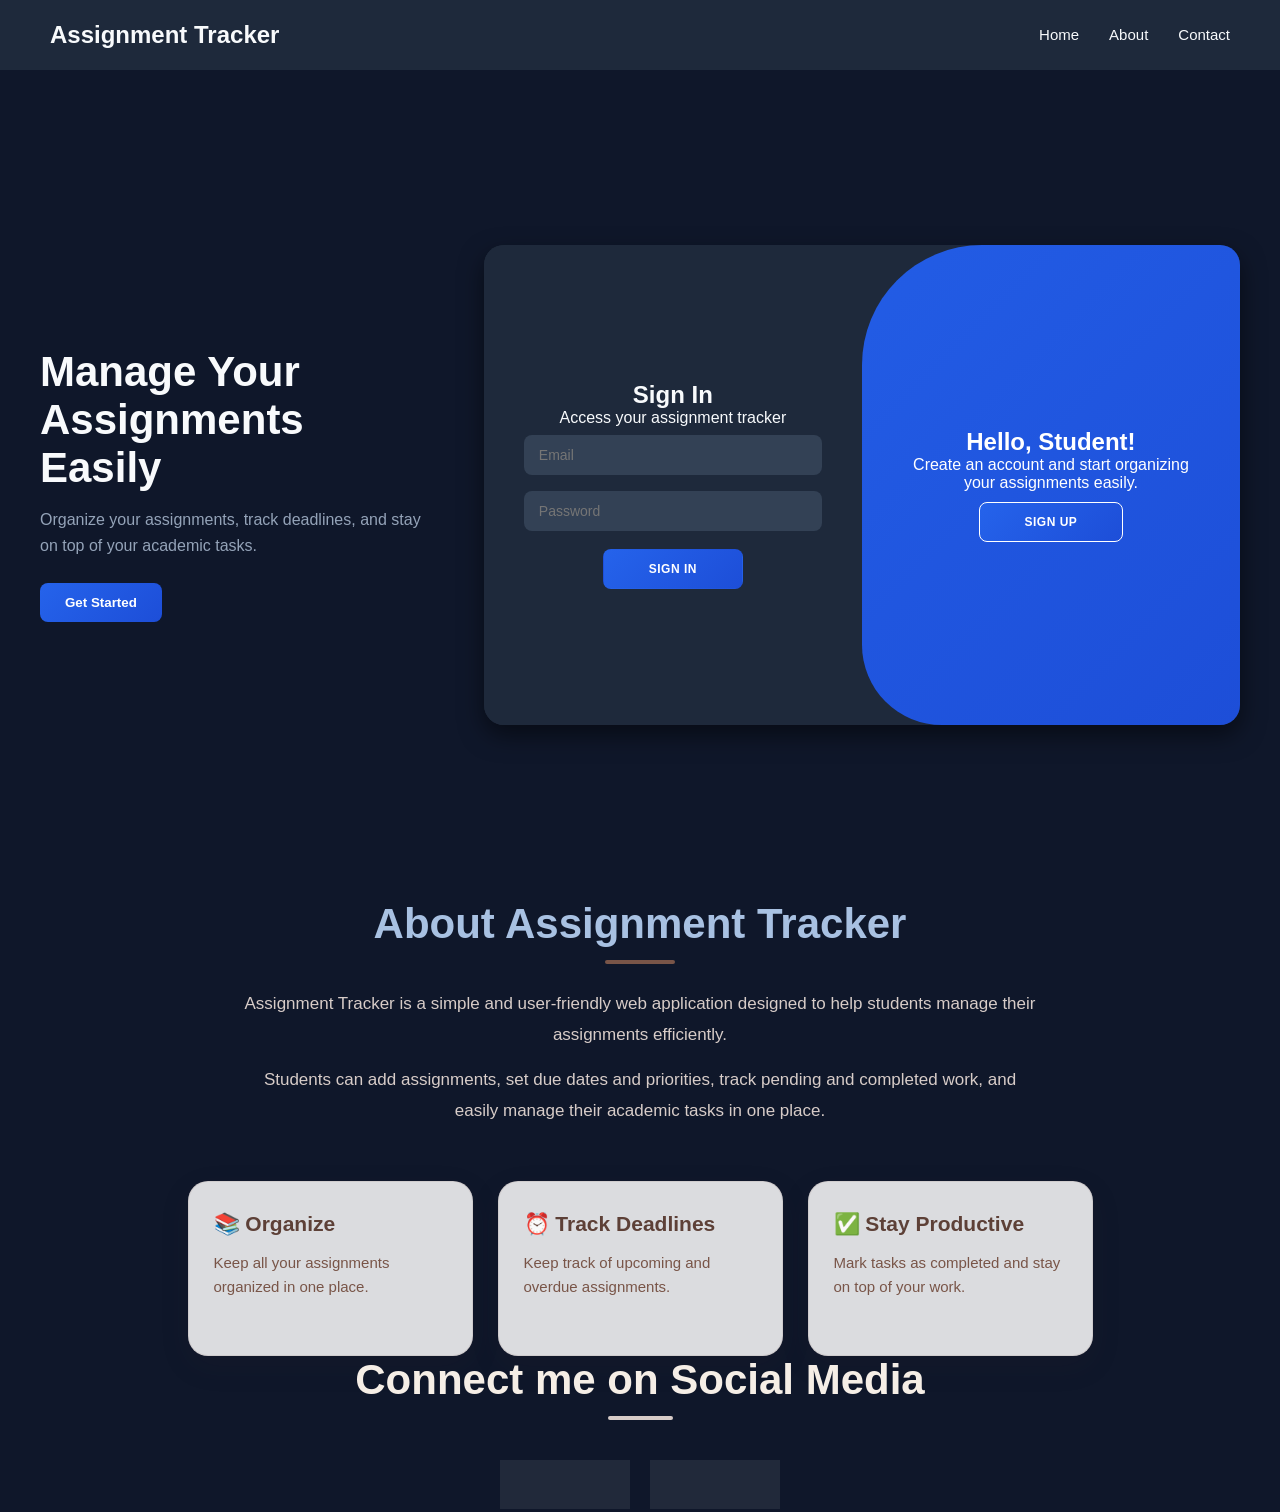
<file: index.html>
<!DOCTYPE html>
<html lang="en">

<head>
  <meta charset="UTF-8">
  <meta name="viewport" content="width=device-width, initial-scale=1.0">
  <title>Student Assignment Tracker</title>
  <link rel="stylesheet" href="style.css">
</head>

<body>
  <nav class="navbar">
    <div class="logo">Assignment Tracker</div>
    <ul class="nav-links">
      <li><a href="#home">Home</a></li>
      <li><a href="#about">About</a></li>
      <li><a href="#contact">Contact</a></li>
    </ul>
  </nav>
  <section class="hero">
    <div class="hero-content">
      <h1>Manage Your Assignments Easily</h1>
      <p>
        Organize your assignments, track deadlines,
        and stay on top of your academic tasks.
      </p>
      <button id="getStarted" type="button">
        Get Started
      </button>
    </div>
    <div class="container" id="container">
      <div class="form-container sign-up">
        <form id="signupForm">
          <h1>Create Account</h1>
          <span>
            Start managing your assignments
          </span>
          <input type="text" id="signupName" name="fullname" placeholder="Full Name" required>
          <input type="email" id="signupEmail" name="email" placeholder="Email" required>
          <input type="password" id="signupPassword" name="password" placeholder="Password" required>
          <input type="password" id="signupConfirmPassword" name="confirmPassword" placeholder="Confirm Password"
            required>
          <button type="submit">
            Create Account
          </button>
        </form>
      </div>
      <div class="form-container sign-in">
        <form id="loginForm">
          <h1>Sign In</h1>
          <span>Access your assignment tracker</span>
          <input type="email" id="loginEmail" name="email" placeholder="Email" required>
          <input type="password" id="loginPassword" name="password" placeholder="Password" required>
          <button type="submit">
            Sign In
          </button>
        </form>
      </div>
      <div class="toggle-container">
        <div class="toggle">
          <div class="toggle-panel toggle-left">
            <h1>Welcome Back!</h1>
            <p>
              Already have an account?
              Sign in to continue managing
              your assignments.
            </p>
            <button class="hidden" id="login" type="button">
              Sign In
            </button>
          </div>
          <div class="toggle-panel toggle-right">

            <h1>Hello, Student!</h1>
            <p>Create an account and start
              organizing your assignments easily.</p>
            <button class="hidden" id="register" type="button">
              Sign Up
            </button>
          </div>
        </div>
      </div>
    </div>
  </section>
  <section id="about">
    <div class="about-content">
      <h2 class="heading-content">About Assignment Tracker</h2>
      <p class="para1-content">
        Assignment Tracker is a simple and user-friendly web application designed to help students manage their
        assignments efficiently.
      </p>
      <p class="para2-content">Students can add assignments, set due dates and priorities, track pending and completed
        work, and easily manage their academic tasks in one place.</p>
      <div class="about-features">
        <div class="feature-box">
          <h3>📚 Organize</h3>
          <p>Keep all your assignments organized in one place.</p>
        </div>
        <div class="feature-box">
          <h3>⏰ Track Deadlines</h3>
          <p>Keep track of upcoming and overdue assignments.
          </p>
        </div>
        <div class="feature-box">
          <h3>✅ Stay Productive</h3>
          <p>Mark tasks as completed and stay on top of your work.
          </p>
        </div>
      </div>
    </div>
  </section>
  <section id="contact">
    <h2 class="contact-heading">Connect me on Social Media</h2>
    <ul class="contact-list">
      <li><a href="https://github.com/anassk-cell">GitHub</a></li>
      <li><a href="https://www.linkedin.com/in/muhammad-anas-shaikh-0b1575391" target="_blank">Linkedin</a></li>
    </ul>
  </section>
  <script src="script.js"></script>
</body>
</html>
</file>
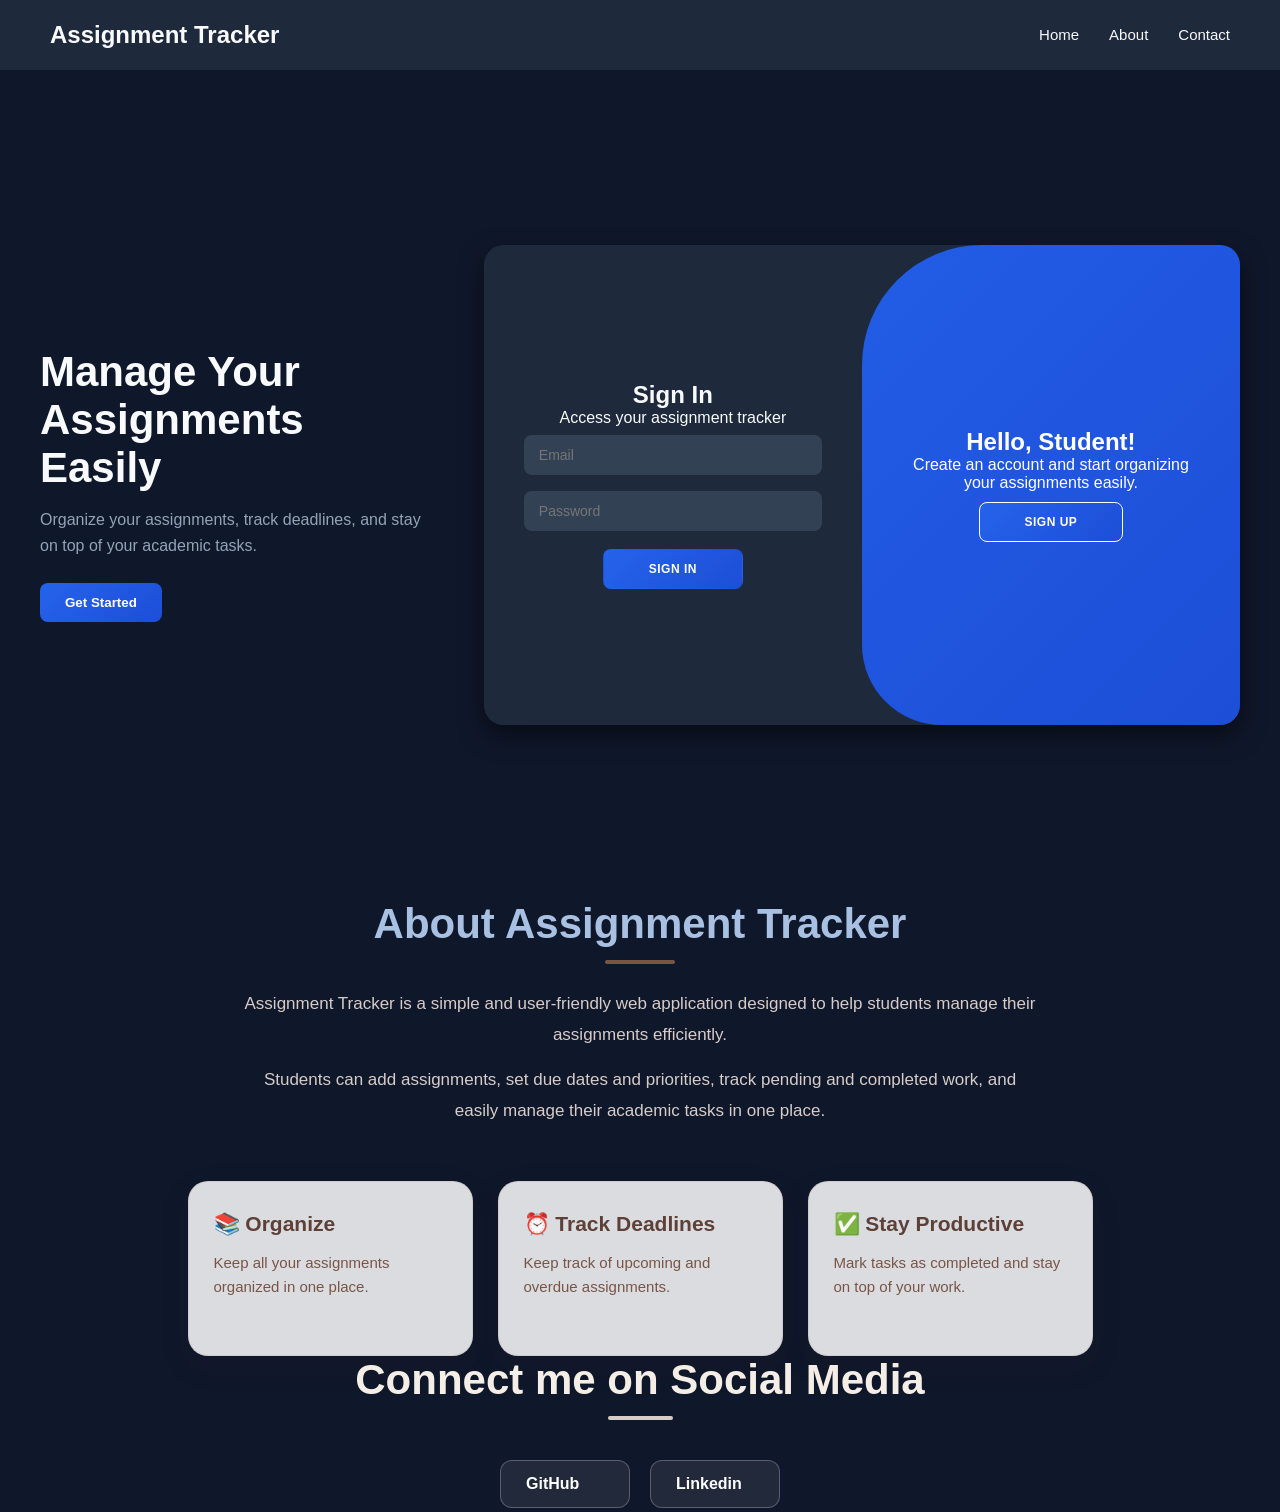
<file: dashboard.html>
<!DOCTYPE html>
<html lang="en">

<head>
    <meta charset="UTF-8">
    <meta name="viewport" content="width=device-width, initial-scale=1.0">
    <title>Dashboard - Assignment Tracker</title>
    <link rel="stylesheet" href="dashboard.css">
</head>

<body>
    <nav class="navbar">
        <div class="logo">
            Assignment Tracker
        </div>
        <ul class="nav-links">
            <li><a href="#dashboard">Dashboard</a></li>
            <li><a href="#assignments">Assignments</a></li>
            <li><a href="index.html#about">About</a></li>
        </ul>
        <button id="logoutBtn">
            Logout
        </button>
    </nav>
    <main class="dashboard" id="dashboard">
        <section class="welcome">
            <h1 id="welcomeUser">Welcome, Student! 👋</h1>
            <p>Manage your assignments and stay organized.</p>
        </section>
        <section class="summary">
            <div class="summary-card">
                <h3>Total Assignments</h3>
                <p id="totalAssignments">0</p>
            </div>
            <div class="summary-card">
                <h3>Completed</h3>
                <p id="completedAssignments">0</p>
            </div>
            <div class="summary-card">
                <h3>Pending</h3>
                <p id="pendingAssignments">0</p>
            </div>
            <div class="summary-card">
                <h3>Overdue</h3>
                <p id="overdueAssignments">0</p>
            </div>
        </section>
        <section class="add-assignment">
            <h2>Add New Assignment</h2>
            <form id="assignmentForm">
                <input type="text" id="assignmentTitle" placeholder="Assignment Title" required>
                <input type="text" id="subject" placeholder="Subject" required>
                <input type="date" id="dueDate" required>
                <select id="priority" required>
                    <option value="">Select Priority</option>
                    <option value="Low">Low</option>
                    <option value="Medium">Medium</option>
                    <option value="High">High</option>
                </select>
                <button type="submit">Add Assignment</button>
            </form>
        </section>
        <section class="assignments" id="assignments">
            <h2>My Assignments</h2>
            <div class="assignment-filters">
                <button onclick="filterAssignments('all')">All</button>
                <button onclick="filterAssignments('pending')">Pending</button>
                <button onclick="filterAssignments('completed')">Completed</button>
                <button onclick="filterAssignments('overdue')">Overdue</button>
            </div>
            <div id="assignmentList">
            </div>
        </section>
    </main>
    <script src="dashboard.js"></script>
</body>

</html>
</file>
<file: style.css>
:root {
  --primary-bg: #0f172a;      
  --card-bg: #1e293b;  
  --accent-gradient: linear-gradient(135deg, #2563eb, #1d4ed8);
  --text-primary: #f8fafc;
  --text-secondary: #94a3b8;
  --input-bg: #334155;
  --radius: 20px;
  --transition-speed: 0.6s;
}

* {
  margin: 0;
  padding: 0;
  box-sizing: border-box;
  font-family: 'Segoe UI', Tahoma, Geneva, Verdana, sans-serif;
}

body {
  background-color: var(--primary-bg);
  color: var(--text-primary);
  min-height: 100vh;
}

/* Navbar */
.navbar {
  width: 100%;
  height: 70px;
  padding: 0 50px;

  display: flex;
  align-items: center;
  justify-content: space-between;

  background-color: var(--card-bg);
}

.logo {
  font-size: 24px;
  font-weight: 700;
}

.nav-links {
  display: flex;
  gap: 30px;
  list-style: none;
}

.nav-links a {
  color: var(--text-primary);
  text-decoration: none;
  font-size: 15px;
}

.nav-links a:hover {
  color: #60a5fa;
}

.hero {
  min-height: calc(100vh - 70px);

  display: flex;
  align-items: center;
  justify-content: center;
  gap: 50px;

  padding: 40px;
}

.hero-content {
  width: 400px;
}

.hero-content h1 {
  font-size: 42px;
  margin-bottom: 15px;
}

.hero-content p {
  color: var(--text-secondary);
  line-height: 1.6;
  margin-bottom: 25px;
}

.hero-content button {
  background: var(--accent-gradient);
  color: white;
  border: none;
  padding: 12px 25px;
  border-radius: 8px;
  cursor: pointer;
  font-weight: 600;
}

.container {
  background-color: var(--card-bg);
  border-radius: var(--radius);
  box-shadow: 0 10px 25px rgba(0, 0, 0, 0.5);
  position: relative;
  overflow: hidden;
  width: 768px;
  max-width: 100%;
  min-height: 480px;
  color: var(--text-primary);
}

.form-container {
  position: absolute;
  top: 0;
  height: 100%;
  transition: all var(--transition-speed) ease-in-out;
}

.form-container form {
  background-color: var(--card-bg);
  display: flex;
  align-items: center;
  justify-content: center;
  flex-direction: column;
  padding: 0 40px;
  height: 100%;
  text-align: center;
}

.form-container input {
  background-color: var(--input-bg);
  border: none;
  margin: 8px 0;
  padding: 12px 15px;
  font-size: 14px;
  border-radius: 8px;
  width: 100%;
  outline: none;
  color: var(--text-primary);
}

.form-container button, .toggle-panel button {
  background: var(--accent-gradient);
  color: #fff;
  font-size: 12px;
  padding: 12px 45px;
  border: 1px solid transparent;
  border-radius: 8px;
  font-weight: 600;
  letter-spacing: 0.5px;
  text-transform: uppercase;
  margin-top: 10px;
  cursor: pointer;
  transition: transform 0.2s ease;
}

.form-container button:hover, .toggle-panel button:hover {
  transform: scale(1.03);
}

button.hidden {
  background-color: transparent;
  border-color: #fff;
}

.sign-in {
  left: 0;
  width: 50%;
  z-index: 2;
}

.sign-up {
  left: 0;
  width: 50%;
  opacity: 0;
  z-index: 1;
}

.container.active .sign-in {
  transform: translateX(100%);
}

.container.active .sign-up {
  transform: translateX(100%);
  opacity: 1;
  z-index: 5;
  animation: move var(--transition-speed);
}

@keyframes move {
  0%, 49.99% { opacity: 0; z-index: 1; }
  50%, 100% { opacity: 1; z-index: 5; }
}
.toggle-container {
  position: absolute;
  top: 0;
  left: 50%;
  width: 50%;
  height: 100%;
  overflow: hidden;
  transition: all var(--transition-speed) ease-in-out;
  border-radius: 120px 0 0 80px;
  z-index: 1000;
}
.container.active .toggle-container {
  transform: translateX(-100%);
  border-radius: 0 120px 80px 0;
}
.toggle {
  background: var(--accent-gradient);
  height: 100%;
  color: #fff;
  position: relative;
  left: -100%;
  width: 200%;
  transform: translateX(0);
  transition: all var(--transition-speed) ease-in-out;
}
.container.active .toggle {
  transform: translateX(50%);
}
.toggle-panel {
  position: absolute;
  width: 50%;
  height: 100%;
  display: flex;
  align-items: center;
  justify-content: center;
  flex-direction: column;
  padding: 0 40px;
  text-align: center;
  top: 0;
  transition: all var(--transition-speed) ease-in-out;
}
.toggle-left { transform: translateX(-200%); }
.container.active .toggle-left { transform: translateX(0); }
.toggle-right { right: 0; transform: translateX(0); }
.container.active .toggle-right { transform: translateX(200%); }

.about {
    position: relative;
    padding: 110px 8%;
    background: linear-gradient( 135deg, #fffaf5, #f5eee6);
    text-align: center;
    overflow: hidden;
}
.about::before {
    content: "";
    position: absolute;
    width: 280px;
    height: 280px;
    border-radius: 50%;
    background: rgba(121, 85, 72, 0.08);
    top: -100px;
    left: -100px;
    animation: floatingCircle 6s ease-in-out infinite;
}
.about::after {
    content: "";
    position: absolute;
    width: 220px;
    height: 220px;
    border-radius: 50%;
    background: rgba(93, 64, 55, 0.06);
    bottom: -100px;
    right: -70px;
    animation: floatingCircle 7s ease-in-out infinite reverse;
}
.about-content {
    position: relative;
    z-index: 2;
    max-width: 1050px;
    margin: auto;
}
.heading-content {
    position: relative;
    display: inline-block;
    font-size: 42px;
    color: #a8c1e2;
    margin-bottom: 25px;
    animation: aboutHeading 1s ease forwards;
    text-align: center;
width: 100%;
}
.heading-content::after {
    content: "";
    display: block;
    width: 70px;
    height: 4px;
    margin: 12px auto 0;

    border-radius: 10px;
    background: #795548;
    animation: lineGrow 1s ease forwards;
}
.para1-content, .para2-content {
    max-width: 800px;
    margin: 0 auto 15px;
    color: #d7ccc8;
    font-size: 17px;
    line-height: 1.8;
    text-align: center;
    animation: paragraphFade 1.2s ease forwards;
}
.about-features {
    display: flex;
    justify-content: center;
    gap: 25px;
    margin-top: 55px;
    flex-wrap: wrap;
}
.feature-box {
    position: relative;
    width: 285px;
    min-height: 175px;
    padding: 30px 25px;
    background: rgba(255, 255, 255, 0.85);
    border: 1px solid rgba(121, 85, 72, 0.12);
    border-radius: 20px;
    box-shadow: 0 10px 30px rgba(62, 39, 35, 0.10);
    overflow: hidden;
    transition: transform 0.4s ease, box-shadow 0.4s ease, border-color 0.4s ease;
    animation: featureCard 0.8s ease forwards;
    opacity: 0;
}
.feature-box:nth-child(1) {
    animation-delay: 0.2s;
}
.feature-box:nth-child(2) {
    animation-delay: 0.4s;
}
.feature-box:nth-child(3) {
    animation-delay: 0.6s;
}
.feature-box::before {
    content: "";
    position: absolute;
    top: 0;
    left: -100%;
    width: 60%;
    height: 100%;
    background: linear-gradient(90deg,transparent, rgba(255,255,255,0.6), transparent);
    transform: skewX(-20deg);
    transition: left 0.6s ease;
}
.feature-box:hover::before {
    left: 130%;
}
.feature-box:hover {
    transform: translateY(-12px) scale(1.02);
    border-color: rgba(121, 85, 72, 0.25);
    box-shadow:  0 20px 45px rgba(62, 39, 35, 0.18);
}
.feature-box h3 {
    color: #5d4037;
    font-size: 21px;
    margin-bottom: 15px;
    transition: transform 0.3s ease;
}
.feature-box:hover h3 {
    transform: scale(1.05);
}
.feature-box p {
    color: #795548;
    line-height: 1.6;
    font-size: 15px;
}
.contact {
    position: relative;
    padding: 100px 8%;
    text-align: center;
    background: #3e2723;
    overflow: hidden;
}
.contact::before {
    content: "";
    position: absolute;
    width: 300px;
    height: 300px;
    border-radius: 50%;
    background: rgba(255, 255, 255, 0.05);
    top: -150px;
    left: -100px;
    animation: contactFloat 7s ease-in-out infinite;
}
.contact::after {
    content: "";
    position: absolute;
    width: 250px;
    height: 250px;
    border-radius: 50%;
    background: rgba(255, 255, 255, 0.04);
    bottom: -130px;
    right: -80px;
    animation: contactFloat 8s ease-in-out infinite reverse;
}
.contact-heading {
    position: relative;
    z-index: 2;
    font-size: 42px;
    color: #f5eee6;
    text-align: center;
    margin-bottom: 40px;
    animation: contactHeading 1s ease forwards;
}
.contact-heading::after {
    content: "";
    display: block;
    width: 65px;
    height: 4px;
    margin: 12px auto 0;
    border-radius: 10px;
    background: #d7ccc8;
}
.contact-list {
    position: relative;
    z-index: 2;
    display: flex;
    justify-content: center;
    align-items: center;
    gap: 20px;
    list-style: none;
    padding: 0;
    margin: 0;
    flex-wrap: wrap;
}
.contact-list li {
    animation: socialAppear 0.8s ease forwards;
    opacity: 0;
}
.contact-list li:nth-child(1) {
    animation-delay: 0.2s;
}
.contact-list li:nth-child(2) {
    animation-delay: 0.4s;
}
.contact-list li:nth-child(3) {
    animation-delay: 0.6s;
}
.contact-list a {
    position: relative;
    display: inline-block;
    min-width: 130px;
    padding: 14px 25px;
    border: 1px solid rgba(255,255,255,0.25);
    border-radius: 12px;
    color: #fff;
    background: rgba(255,255,255,0.08);
    text-decoration: none;
    font-size: 16px;
    font-weight: 600;
    backdrop-filter: blur(5px);
    overflow: hidden;
    transition: transform 0.35s ease, background 0.35s ease, box-shadow 0.35s ease;
}
.contact-list a::before {
    content: "";
    position: absolute;
    top: 0;
    left: -120%;
    width: 80%;
    height: 100%;
    background: linear-gradient( 90deg, transparent, rgba(255,255,255,0.2), transparent);
    transform: skewX(-20deg);
    transition: left 0.6s ease;
}
.contact-list a:hover::before {
    left: 130%;
}
.contact-list a:hover {
    transform: translateY(-7px);
    background: rgba(255,255,255,0.16);
    box-shadow: 0 12px 30px rgba(0,0,0,0.25);
}
@keyframes aboutHeading {
    from {
        opacity: 0;
        transform: translateY(30px);
    }
    to {
        opacity: 1;
        transform: translateY(0);
    }
}
@keyframes lineGrow {
    from {
        width: 0;
    }
    to {
        width: 70px;
    }
}
@keyframes paragraphFade {
    from {
        opacity: 0;
        transform: translateY(20px);
    }
    to {
        opacity: 1;
        transform: translateY(0);
    }
}
@keyframes featureCard {
    from {
        opacity: 0;
        transform: translateY(40px);
    }
    to {
        opacity: 1;
        transform: translateY(0);
    }
}
@keyframes floatingCircle {
    0%,100% {
        transform: translateY(0);
    }
    50% {
        transform: translateY(25px);
    }
}
@keyframes contactFloat {
    0%, 100% {
        transform: translate(0, 0);
    }
    50% {
        transform: translate(20px, -20px);
    }
}
@keyframes contactHeading {
    from {
        opacity: 0;
        transform: translateY(25px);
    }
    to {
        opacity: 1;
        transform: translateY(0);
    }
}
@keyframes socialAppear {
    from {
        opacity: 0;
        transform: translateY(25px);
    }
    to {
        opacity: 1;
        transform: translateY(0);
    }
}
@media (max-width: 768px) {
    .about {
        padding: 75px 5%;
    }
    .heading-content {
        font-size: 32px;
    }
    .para1-content, .para2-content {
        font-size: 15px;
    }
    .about-features {
        flex-direction: column;
        align-items: center;
    }
    .feature-box {
        width: 90%;
        max-width: 350px;
    }
    .contact {
        padding: 75px 5%;
    }
    .contact-heading {
        font-size: 30px;
    }
    .contact-list {
        flex-direction: column;
    }
    .contact-list a {
        min-width: 180px;
    }
}
.about, .contact {
    scroll-margin-top: 80px;
}
</file>
<file: dashboard.css>
* {
    margin: 0;
    padding: 0;
    box-sizing: border-box;
    font-family: "Segoe UI", Tahoma, Geneva, Verdana, sans-serif;
}
body {
    background: linear-gradient(135deg, #eef2ff, #f8fafc);
    color: #0f172a;
    min-height: 100vh;
}
.navbar {
    height: 70px;
    padding: 0 50px;
    display: flex;
    align-items: center;
    justify-content: space-between;
    background: linear-gradient(135deg, #0f172a, #1e293b);
    color: white;
    box-shadow: 0 4px 20px rgba(15, 23, 42, 0.25);
    animation: navbarDrop 0.7s ease;
}
.logo {
    font-size: 22px;
    font-weight: 700;
    letter-spacing: 0.3px;
}
.nav-links {
    display: flex;
    gap: 30px;
    list-style: none;
}
.nav-links a {
    color: #cbd5e1;
    text-decoration: none;
    transition: color 0.25s ease, transform 0.25s ease;
}
.nav-links a:hover {
    color: white;
}
#logoutBtn {
    padding: 9px 18px;
    border: none;
    border-radius: 8px;
    background: #2563eb;
    color: white;
    cursor: pointer;
    transition: transform 0.25s ease, background 0.25s ease, box-shadow 0.25s ease;
}
#logoutBtn:hover {
    background: #1d4ed8;
    transform: translateY(-2px);
    box-shadow: 0 7px 18px rgba(37, 99, 235, 0.35);
}
#logoutBtn:active {
    transform: scale(0.96);
}
.dashboard {
    max-width: 1200px;
    margin: auto;
    padding: 45px 25px;
}
.welcome {
    margin-bottom: 32px;
    animation: fadeUp 0.7s ease;
}
.welcome h1 {
    font-size: 34px;
    margin-bottom: 8px;
}
.welcome p {
    color: #64748b;
    font-size: 16px;
}
.summary {
    display: grid;
    grid-template-columns: repeat(4, 1fr);
    gap: 20px;
    margin-bottom: 35px;
}
.summary-card {
    background: rgba(255, 255, 255, 0.92);
    padding: 25px;
    border-radius: 16px;
    border: 1px solid #e2e8f0;
    box-shadow: 0 8px 25px rgba(15, 23, 42, 0.08);
    transition: transform 0.3s ease, box-shadow 0.3s ease;
    animation: cardAppear 0.6s ease backwards;
}
.summary-card:nth-child(1) {
    animation-delay: 0.15s;
}
.summary-card:nth-child(2) {
    animation-delay: 0.25s;
}
.summary-card:nth-child(3) {
    animation-delay: 0.35s;
}
.summary-card:nth-child(4) {
    animation-delay: 0.45s;
}
.summary-card:hover {
    transform: translateY(-7px);
    box-shadow: 0 15px 35px rgba(15, 23, 42, 0.13);
}
.summary-card h3 {
    font-size: 14px;
    color: #64748b;
    margin-bottom: 10px;
}
.summary-card p {
    font-size: 32px;
    font-weight: 700;
    color: #2563eb;
}
.add-assignment {
    background: rgba(255, 255, 255, 0.94);
    padding: 28px;
    border-radius: 16px;
    margin-bottom: 35px;
    border: 1px solid #e2e8f0;
    box-shadow: 0 8px 25px rgba(15, 23, 42, 0.08);
    animation: fadeUp 1s ease;
}
.add-assignment h2, .assignments h2 {
    margin-bottom: 20px;
}
#assignmentForm {
    display: grid;
    grid-template-columns: 1.5fr 1fr 1fr 1fr auto;
    gap: 12px;
}
#assignmentForm input, #assignmentForm select {
    padding: 12px 14px;
    border: 1px solid #cbd5e1;
    border-radius: 8px;
    outline: none;
    background: #f8fafc;
    transition: border-color 0.25s ease, box-shadow 0.25s ease, background 0.25s ease;
}
#assignmentForm input:focus, #assignmentForm select:focus {
    border-color: #2563eb;
    background: white;
    box-shadow: 0 0 0 3px rgba(37, 99, 235, 0.12);
}
#assignmentForm button {
    padding: 12px 18px;
    border: none;
    border-radius: 8px;
    background: linear-gradient( 135deg, #2563eb, #1d4ed8 );
    color: white;
    font-weight: 600;
    cursor: pointer;
    transition: transform 0.25s ease, box-shadow 0.25s ease;
}
#assignmentForm button:hover {
    transform: translateY(-2px);
    box-shadow: 0 8px 20px rgba(37, 99, 235, 0.3);
}
#assignmentForm button:active {
    transform: scale(0.97);
}
.assignments {
    animation: fadeUp 1.2s ease;
}
#assignmentList {
    display: grid;
    grid-template-columns: repeat(3, 1fr);
    gap: 20px;
}
.assignment-card {
    background: white;
    padding: 22px;
    border-radius: 15px;
    border-left: 5px solid #2563eb;
    box-shadow:
        0 7px 22px rgba(15, 23, 42, 0.08);
    transition: transform 0.3s ease, box-shadow 0.3s ease;
    animation: assignmentAppear 0.5s ease;
}
.assignment-card:hover {
    transform: translateY(-6px);
    box-shadow: 0 15px 30px rgba(15, 23, 42, 0.12);
}
.assignment-card h3 {
    margin-bottom: 15px;
    font-size: 19px;
}
.assignment-card p {
    margin-bottom: 9px;
    color: #475569;
}
.complete-btn, .delete-btn {
    padding: 9px 13px;
    border: none;
    border-radius: 7px;
    cursor: pointer;
    margin-top: 10px;
    margin-right: 6px;
    transition: transform 0.2s ease, box-shadow 0.2s ease;
}
.complete-btn:hover, .delete-btn:hover {
    transform: translateY(-2px);
}
.complete-btn:active, .delete-btn:active {
    transform: scale(0.95);
}
.complete-btn {
    background: #16a34a;
    color: white;
}
.complete-btn:hover {
    box-shadow: 0 6px 15px rgba(22, 163, 74, 0.3);
}
.delete-btn {
    background: #dc2626;
    color: white;
}
.delete-btn:hover {
    box-shadow: 0 6px 15px rgba(220, 38, 38, 0.3);
}
.assignment-card.completed {
    opacity: 0.7;
    border-left-color: #16a34a;
    transition: opacity 0.4s ease, border-left-color 0.4s ease, transform 0.3s ease;
}
.assignment-card.completed h3 {
    text-decoration: line-through;
}
.empty-message {
    color: #64748b;
    padding: 25px;
    background: white;
    border-radius: 12px;
    text-align: center;
    animation: fadeUp 0.5s ease;
}
@keyframes navbarDrop {
    from {
        opacity: 0;
        transform: translateY(-25px);
    }
    to {
        opacity: 1;
        transform: translateY(0);
    }
}
@keyframes fadeUp {
    from {
        opacity: 0;
        transform: translateY(25px);
    }
    to {
        opacity: 1;
        transform: translateY(0);
    }
}
@keyframes cardAppear {
    from {
        opacity: 0;
        transform: translateY(30px) scale(0.96);
    }
    to {
        opacity: 1;
        transform: translateY(0) scale(1);
    }
}
@keyframes assignmentAppear {
    from {
        opacity: 0;
        transform: translateY(20px);
    }
    to {
        opacity: 1;
        transform: translateY(0);
    }
}
@media (max-width: 900px) {
    .summary {
        grid-template-columns: repeat(2, 1fr);
    }
    #assignmentForm {
        grid-template-columns: 1fr 1fr;
    }
    #assignmentList {
        grid-template-columns: repeat(2, 1fr);
    }
}
@media (max-width: 600px) {
    .navbar {
        padding: 0 20px;
    }
    .logo {
        font-size: 18px;
    }
    .nav-links {
        display: none;
    }
    .summary {
        grid-template-columns: 1fr;
    }
    #assignmentForm {
        grid-template-columns: 1fr;
    }
    #assignmentList {
        grid-template-columns: 1fr;
    }
    .dashboard {
        padding: 30px 18px;
    }
    .welcome h1 {
        font-size: 27px;
    }
}
html {
    scroll-behavior: smooth;
}
.dashboard, .assignments {
    scroll-margin-top: 80px;
}

.assignment-filters {
    display: flex;
    justify-content: center;
    gap: 12px;
    margin: 20px 0 25px;
    flex-wrap: wrap;
}

.assignment-filters button {
    padding: 10px 20px;
    border: none;
    border-radius: 25px;
    background: #e8d8cc;
    color: #3e2723;
    font-weight: bold;
    cursor: pointer;
    transition: 0.3s ease;
}

.assignment-filters button:hover {
    transform: translateY(-3px);
    background: #3e2723;
    color: white;
}

.assignment-filters button.active {
    background: #3e2723;
    color: white;
}
</file>
